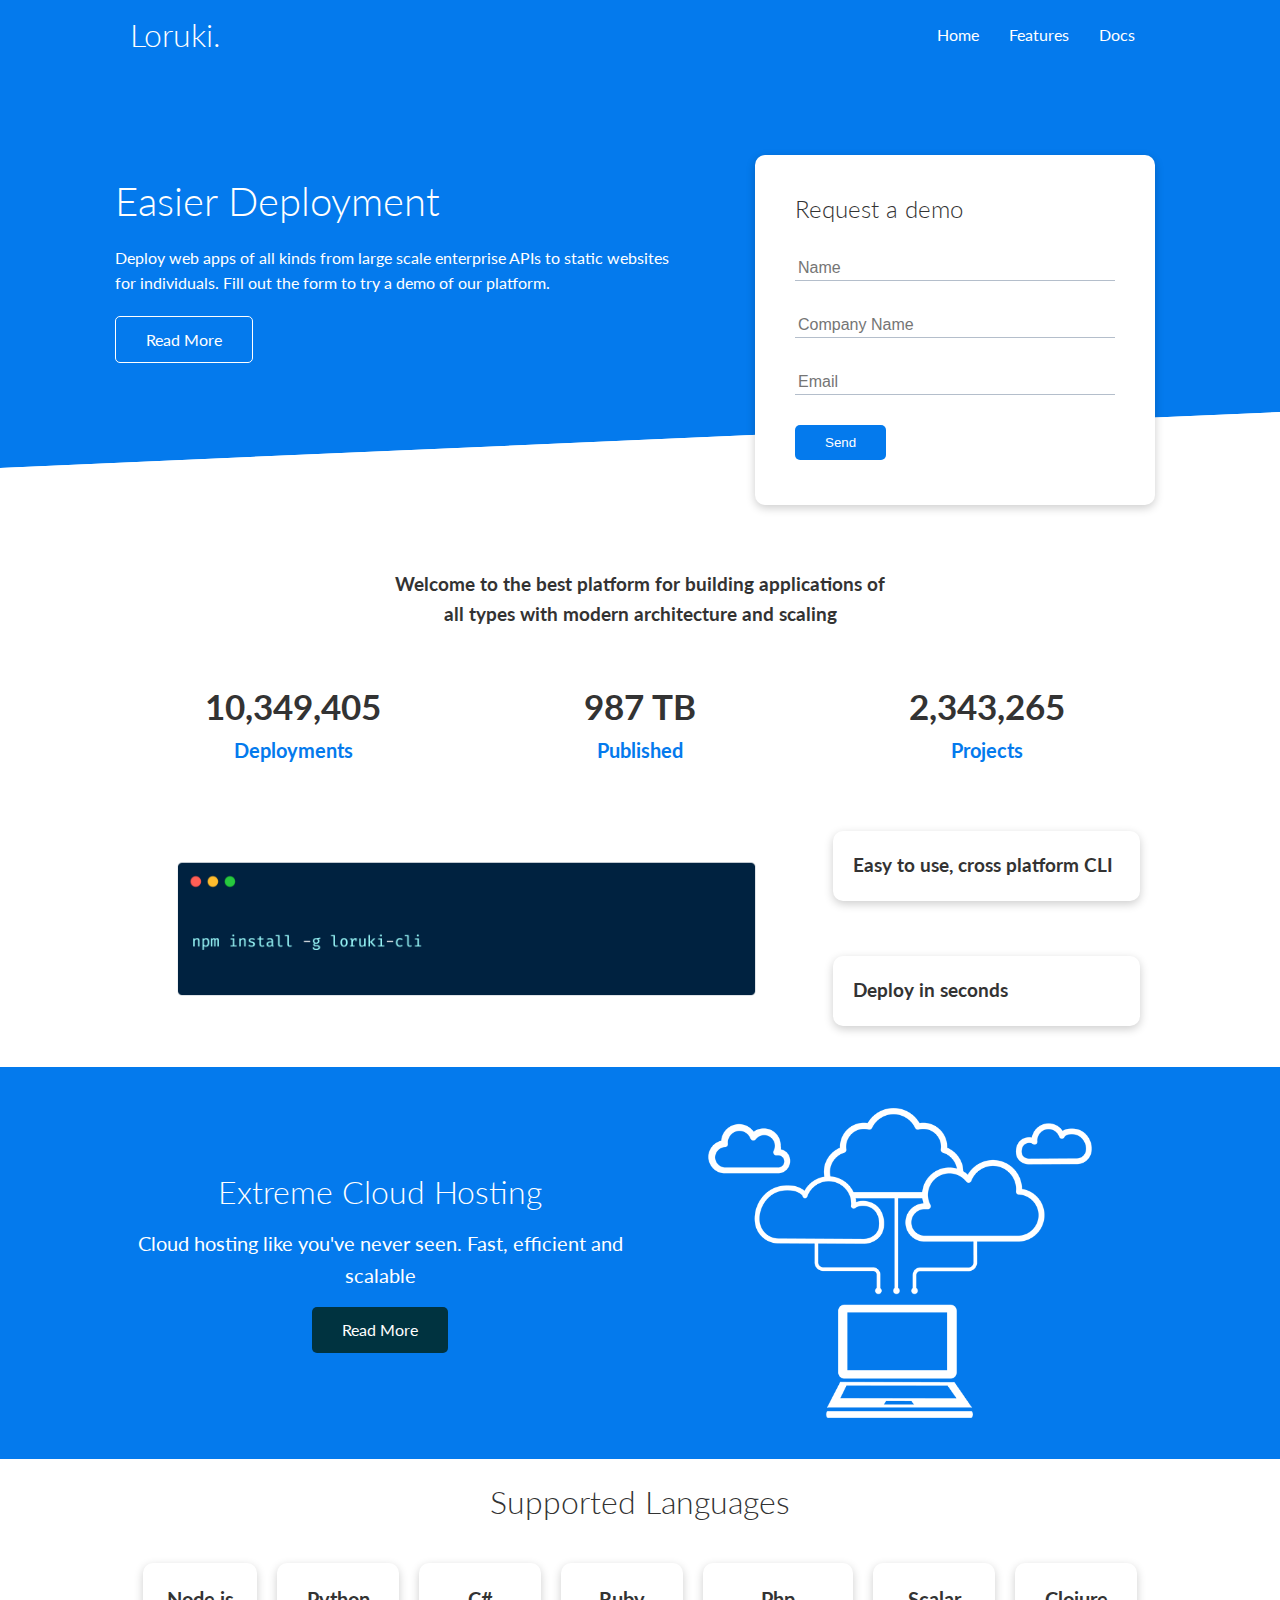
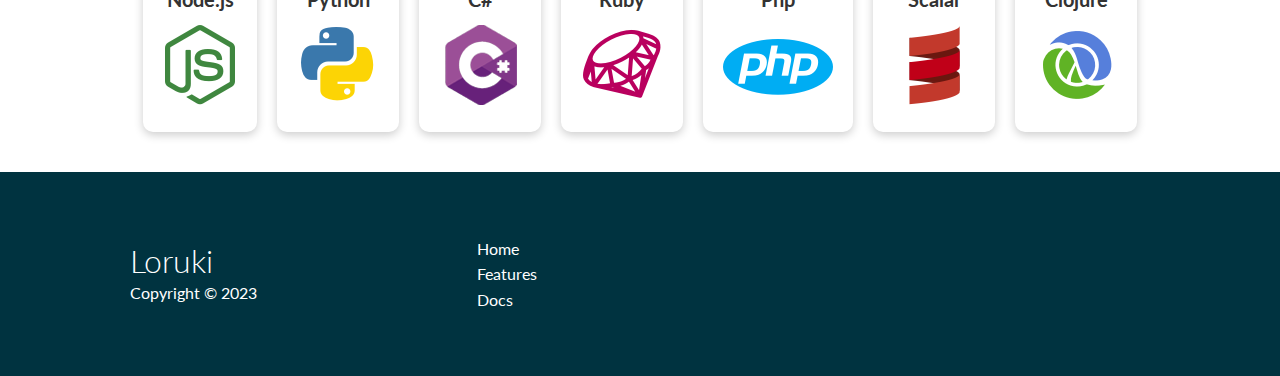
<file: index.html>
<!DOCTYPE html>
<html lang="en">
  <head>
    <meta charset="UTF-8" />
    <meta http-equiv="X-UA-Compatible" content="IE=edge" />
    <meta name="viewport" content="width=device-width, initial-scale=1.0" />
    <link
      rel="stylesheet"
      href="https://cdnjs.cloudflare.com/ajax/libs/font-awesome/6.4.0/css/all.min.css"
      integrity="sha512-iecdLmaskl7CVkqkXNQ/ZH/XLlvWZOJyj7Yy7tcenmpD1ypASozpmT/E0iPtmFIB46ZmdtAc9eNBvH0H/ZpiBw=="
      crossorigin="anonymous"
      referrerpolicy="no-referrer"
    />
    <link rel="stylesheet" href="css\utilities.css" />
    <link rel="stylesheet" href="css\style.css" />
    <title>Loruki | Cloud Hosting For Everyone</title>
  </head>
  <body>
    
    <!-- Navbar -->
    <div class="navbar">
      <div class="container flex">
        <h1 class="logo">Loruki.</h1>
        <nav>
          <ul>
            <li><a href="index.html">Home</a></li>
            <li><a href="features.html">Features</a></li>
            <li><a href="docs.html">Docs</a></li>
          </ul>
        </nav>
      </div>
    </div>

    <!---Showcase-->
    <section class="showcase">
      <div class="container grid">
        <div class="showcase-text">
          <h1>Easier Deployment</h1>
          <p>
            Deploy web apps of all kinds from large scale enterprise APIs to
            static websites for individuals. Fill out the form to try a demo of
            our platform.
          </p>
          <a href="features.html" class="btn btn-outline"> Read More</a>
        </div>
        <div class="showcase-form card">
          <h2>Request a demo</h2>
          <form>
            <div class="form-control">
              <input type="text" name="name" placeholder="Name" required />
            </div>
            <div class="form-control">
              <input
                type="text"
                name="company"
                placeholder="Company Name"
                required
              />
            </div>
            <div class="form-control">
              <input type="text" name="email" placeholder="Email" required />
            </div>
            <input type="submit" value="Send" class="btn btn-primary" />
          </form>
        </div>
      </div>
    </section>
    <!--Stats-->
    <section class="stats">
      <div class="container">
        <h3 class="stats-heading text-center my-1">
          Welcome to the best platform for building applications of all types
          with modern architecture and scaling
        </h3>

        <div class="grid grid-3 text-center my-4">
          <div>
            <i class="fas fa-server fa-3x"></i>
            <h3>10,349,405</h3>
            <p class="text-secondary">Deployments</p>
          </div>
          <div>
            <i class="fas fa-upload fa-3x"></i>
            <h3>987 TB</h3>
            <p class="text-secondary">Published</p>
          </div>
          <div>
            <i class="fas fa-project-diagram fa-3x"></i>
            <h3>2,343,265</h3>
            <p class="text-secondary">Projects</p>
          </div>
        </div>
      </div>
    </section>

    <!-- Cli -->
    <section class="cli">
      <div class="container grid">
        <img src="images/cli.png" alt="" />
        <div class="card">
          <h3>Easy to use, cross platform CLI</h3>
        </div>
        <div class="card">
          <h3>Deploy in seconds</h3>
        </div>
      </div>
    </section>

    <!-- Cloud -->
<section class="cloud bg-primary my-2 py-2">
  <div class="container grid">
    <div class="text-center">
      <h2 class="lg">Extreme Cloud Hosting</h2>
      <p class="lead my-1">Cloud hosting like you've never seen.
        Fast, efficient and scalable
      </p>
      <a href="features.html" class="btn btn-dark">Read More</a>
    </div>
    <img src="images/cloud.png" alt="" >
  </div>
</section>

<!-- Languages -->
<section class="languages">
  <h2 class="md text-center my-2">Supported Languages</h2>
   <div class="container flex">
    <div class="card">
      <h4>Node.js</h4>
      <img src="images/logos/node.png" alt="">
    </div>

    <div class="card">
      <h4>Python</h4>
      <img src="images/logos/python.png" alt="">
    </div>

    <div class="card">
      <h4>C#</h4>
      <img src="images/logos/csharp.png" alt="">
    </div>

    <div class="card">
      <h4>Ruby</h4>
      <img src="images/logos/ruby.png" alt="">
    </div>

    <div class="card">
      <h4>Php</h4>
      <img src="images/logos/php.png" alt="">
    </div>

    <div class="card">
      <h4>Scalar</h4>
      <img src="images/logos/scala.png" alt="">
    </div>

    <div class="card">
      <h4>Clojure</h4>
      <img src="images/logos/clojure.png" alt="">
    </div>
   </div>
</section>

<!-- Footer -->
<footer class="footer bg-dark py-5">
  <div class="container grid grid-3">
    <div>
      <h1>Loruki</h1>
      <p>Copyright &copy; 2023</p>
    </div>
    <nav>
      <ul>
        <li><a href="index.html">Home</a></li>
        <li><a href="features.html">Features</a></li>
        <li><a href="docs.html">Docs</a></li>
      </ul>
    </nav>
    <div class="social">
      <a href="#"><i class="fab fa-github fa-2x"></i></a>
      <a href="#"><i class="fab fa-facebook fa-2x"></i></a>
      <a href="#"><i class="fab fa-instagram fa-2x"></i></a>
      <a href="#"><i class="fab fa-twitter fa-2x"></i></a>
    </div>
  </div>
</footer>
  </body>
</html>
</file>
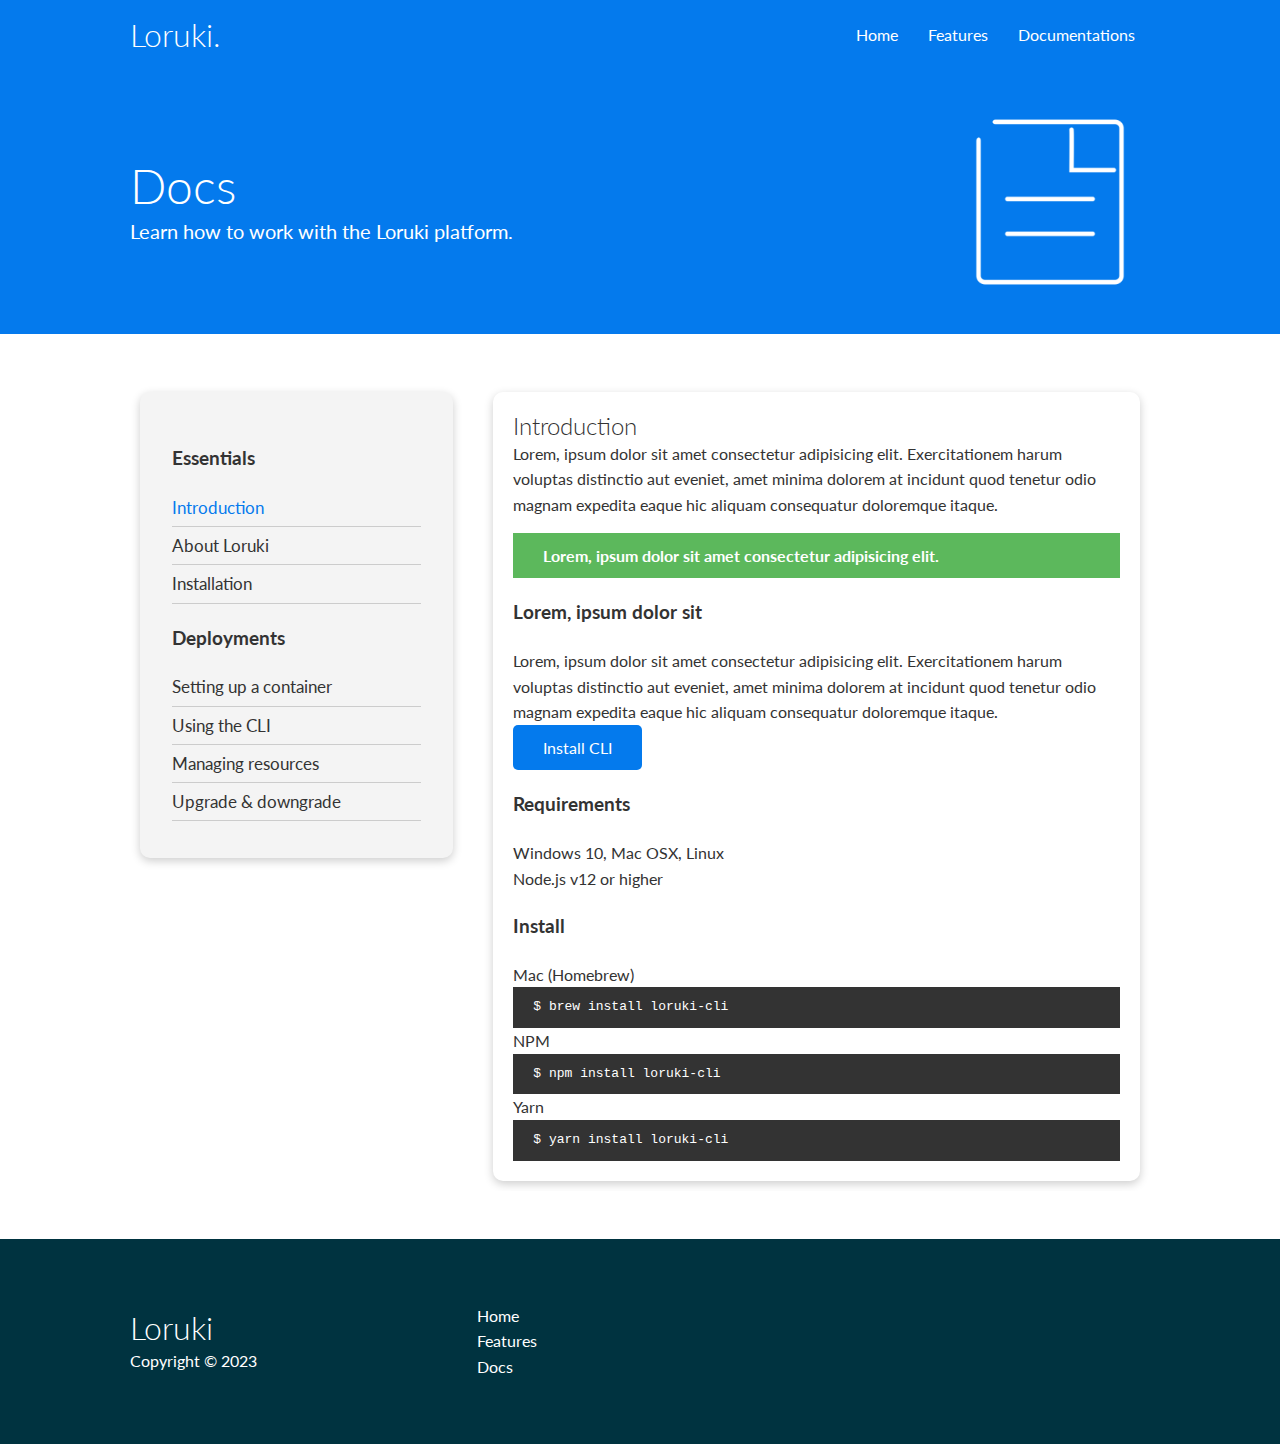
<file: docs.html>
<!DOCTYPE html>
<html lang="en">
  <head>
    <meta charset="UTF-8" />
    <meta http-equiv="X-UA-Compatible" content="IE=edge" />
    <meta name="viewport" content="width=device-width, initial-scale=1.0" />
    <link
      rel="stylesheet"
      href="https://cdnjs.cloudflare.com/ajax/libs/font-awesome/6.4.0/css/all.min.css"
      integrity="sha512-iecdLmaskl7CVkqkXNQ/ZH/XLlvWZOJyj7Yy7tcenmpD1ypASozpmT/E0iPtmFIB46ZmdtAc9eNBvH0H/ZpiBw=="
      crossorigin="anonymous"
      referrerpolicy="no-referrer"
    />
    <link rel="stylesheet" href="css\utilities.css" />
    <link rel="stylesheet" href="css\style.css" />
    <title>Loruki | Cloud Hosting For Everyone</title>
  </head>
  <body>
    <!-- Navbar -->
    <div class="navbar">
      <div class="container flex">
        <h1 class="logo">Loruki.</h1>
        <nav>
          <ul>
            <li><a href="index.html">Home</a></li>
            <li><a href="features.html">Features</a></li>
            <li><a href="docs.html">Documentations</a></li>
          </ul>
        </nav>
      </div>
    </div>

    <!-- Head -->
    <section class="docs-head bg-primary py-3">
      <div class="container grid">
        <div>
          <h1 class="xl">Docs</h1>
          <p class="lead">Learn how to work with the Loruki platform.</p>
        </div>
        <img src="images/docs.png" alt="server" />
      </div>
    </section>

    <!-- Docs main -->
    <section class="docs-main my-4">
      <div class="container grid">
        <div class="card bg-light p-3">
          <h3 class="my-2">Essentials</h3>
          <nav>
            <ul>
              <li><a class="text-primary" href="#">Introduction</a></li>
              <li><a href="#">About Loruki</a></li>
              <li><a href="#">Installation</a></li>
            </ul>
          </nav>

          <h3 class="my-2">Deployments</h3>
          <nav>
            <ul>
              <li><a href="#">Setting up a container</a></li>
              <li><a href="#">Using the CLI</a></li>
              <li><a href="#">Managing resources</a></li>
              <li><a href="#">Upgrade & downgrade</a></li>
            </ul>
          </nav>
        </div>
        <div class="card">
          <h2>Introduction</h2>
          <p>
            Lorem, ipsum dolor sit amet consectetur adipisicing elit.
            Exercitationem harum voluptas distinctio aut eveniet, amet minima
            dolorem at incidunt quod tenetur odio magnam expedita eaque hic
            aliquam consequatur doloremque itaque.
          </p>
          <div class="alert alert-success">
            <i class="fas fa-info"></i>
            Lorem, ipsum dolor sit amet consectetur adipisicing elit.
          </div>
          <h3>Lorem, ipsum dolor sit</h3>
          <p>
            Lorem, ipsum dolor sit amet consectetur adipisicing elit.
            Exercitationem harum voluptas distinctio aut eveniet, amet minima
            dolorem at incidunt quod tenetur odio magnam expedita eaque hic
            aliquam consequatur doloremque itaque.
          </p>
          <a href="#" class="btn btn-primary">Install CLI</a>

          <h3>Requirements</h3>
          <ul>
            <li>Windows 10, Mac OSX, Linux  </li>
            <li>Node.js v12 or higher</li>
          </ul>

          <h3>Install</h3>
          <p>Mac (Homebrew)</p>
          <pre><code>$ brew install loruki-cli</code></pre>

          <p>NPM</p>
          <pre><code>$ npm install loruki-cli</code></pre>

          <p>Yarn</p>
          <pre><code>$ yarn install loruki-cli</code></pre>







        </div>
      </div>
    </section>

    <!-- Footer -->
    <footer class="footer bg-dark py-5">
      <div class="container grid grid-3">
        <div>
          <h1>Loruki</h1>
          <p>Copyright &copy; 2023</p>
        </div>
        <nav>
          <ul>
            <li><a href="index.html">Home</a></li>
            <li><a href="features.html">Features</a></li>
            <li><a href="docs.html">Docs</a></li>
          </ul>
        </nav>
        <div class="social">
          <a href="#"><i class="fab fa-github fa-2x"></i></a>
          <a href="#"><i class="fab fa-facebook fa-2x"></i></a>
          <a href="#"><i class="fab fa-instagram fa-2x"></i></a>
          <a href="#"><i class="fab fa-twitter fa-2x"></i></a>
        </div>
      </div>
    </footer>
  </body>
</html>
</file>
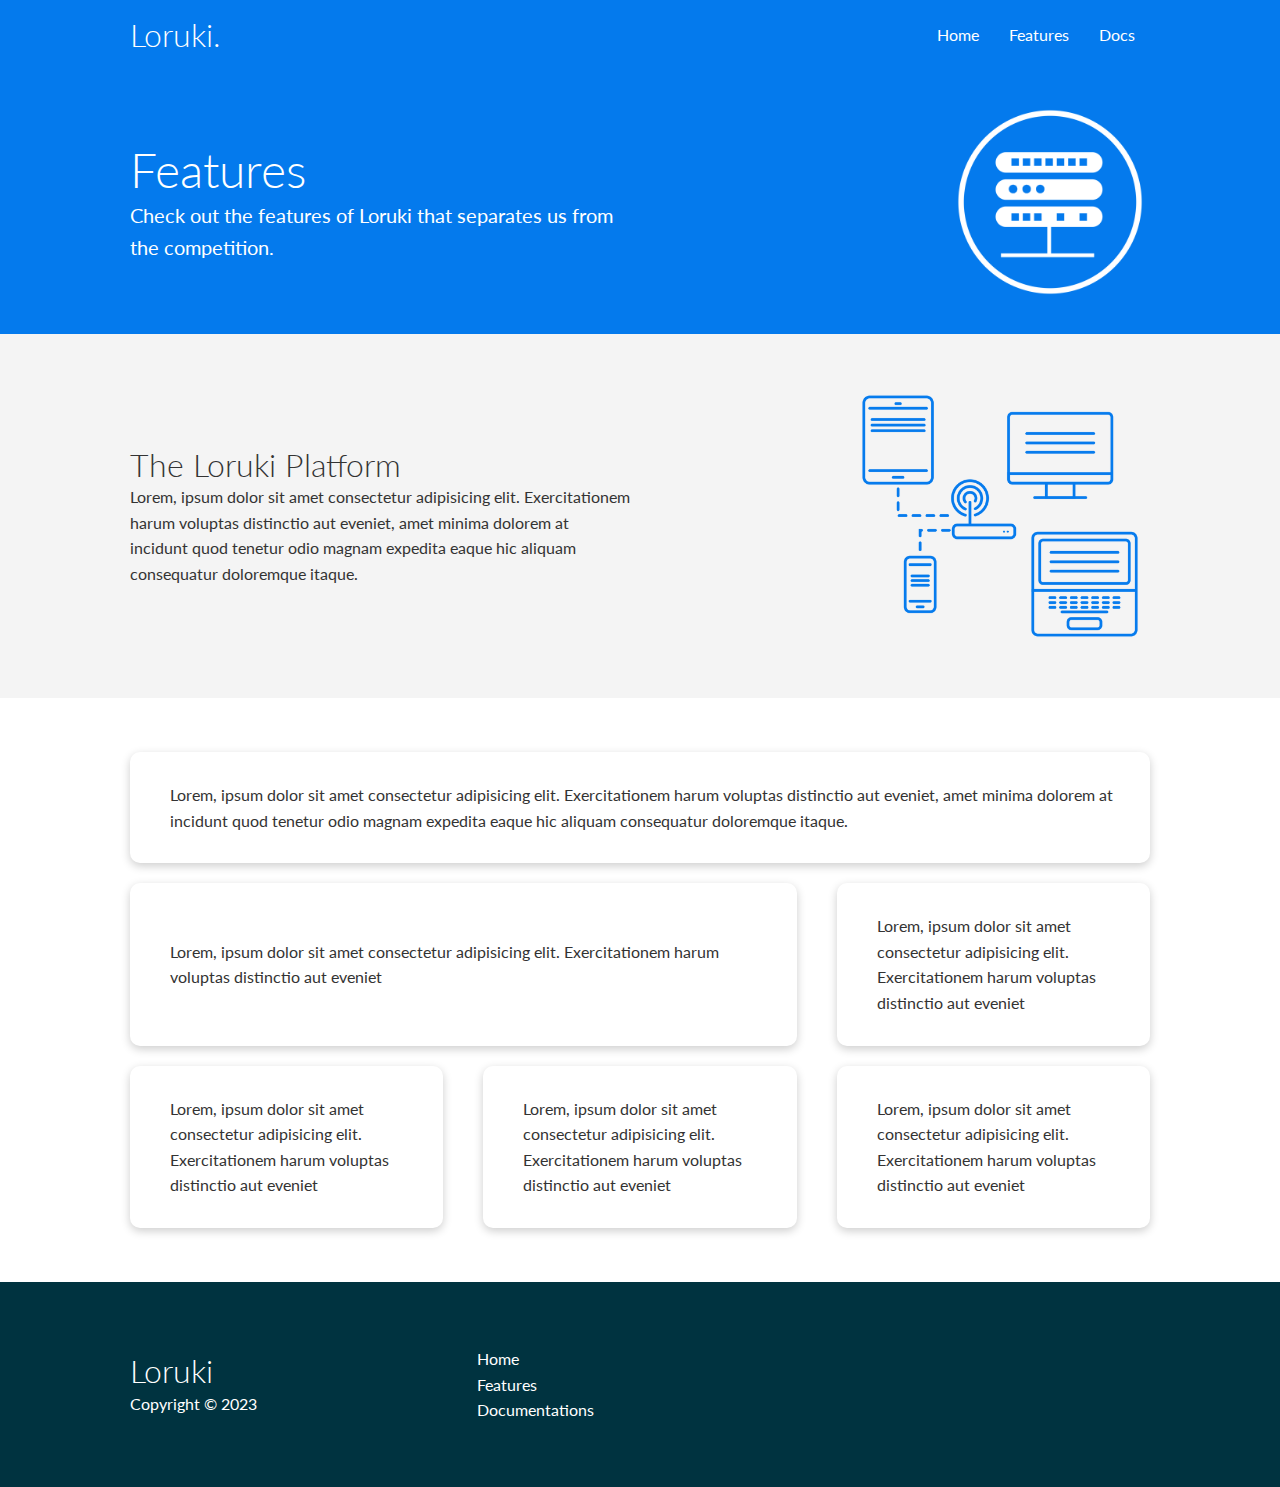
<file: features.html>
<!DOCTYPE html>
<html lang="en">
  <head>
    <meta charset="UTF-8" />
    <meta http-equiv="X-UA-Compatible" content="IE=edge" />
    <meta name="viewport" content="width=device-width, initial-scale=1.0" />
    <link
      rel="stylesheet"
      href="https://cdnjs.cloudflare.com/ajax/libs/font-awesome/6.4.0/css/all.min.css"
      integrity="sha512-iecdLmaskl7CVkqkXNQ/ZH/XLlvWZOJyj7Yy7tcenmpD1ypASozpmT/E0iPtmFIB46ZmdtAc9eNBvH0H/ZpiBw=="
      crossorigin="anonymous"
      referrerpolicy="no-referrer"
    />
    <link rel="stylesheet" href="css\utilities.css" />
    <link rel="stylesheet" href="css\style.css" />
    <title>Loruki | Cloud Hosting For Everyone</title>
  </head>
  <body>
    <!-- Navbar -->
    <div class="navbar">
      <div class="container flex">
        <h1 class="logo">Loruki.</h1>
        <nav>
          <ul>
            <li><a href="index.html">Home</a></li>
            <li><a href="features.html">Features</a></li>
            <li><a href="docs.html">Docs</a></li>
          </ul>
        </nav>
      </div>
    </div>

    <!-- Head -->
    <section class="features-head bg-primary py-3">
      <div class="container grid">
        <div>
          <h1 class="xl">Features</h1>
          <p class="lead">
            Check out the features of Loruki that separates us from the
            competition.
          </p>
        </div>
        <img src="images/server.png" alt="server" />
      </div>
    </section>

    <!-- Sub head -->
    <section class="features-sub-head bg-light py-3">
      <div class="container grid">
        <div>
          <h1 class="md">The Loruki Platform</h1>
          <p>
            Lorem, ipsum dolor sit amet consectetur adipisicing elit.
            Exercitationem harum voluptas distinctio aut eveniet, amet minima
            dolorem at incidunt quod tenetur odio magnam expedita eaque hic
            aliquam consequatur doloremque itaque.
          </p>
        </div>
        <img src="images/server2.png" alt="server2" />
      </div>
    </section>
    <section class="features-main my-2">
      <div class="container grid grid-3">
        <div class="card flex">
          <i class="fas fa-server fa-3x"></i>
          <p>
            Lorem, ipsum dolor sit amet consectetur adipisicing elit.
            Exercitationem harum voluptas distinctio aut eveniet, amet minima
            dolorem at incidunt quod tenetur odio magnam expedita eaque hic
            aliquam consequatur doloremque itaque.
          </p>
        </div>
        <div class="card flex">
          <i class="fas fa-network-wired fa-3x"></i>
          <p>
            Lorem, ipsum dolor sit amet consectetur adipisicing elit.
            Exercitationem harum voluptas distinctio aut eveniet
          </p>
        </div>
        <div class="card flex">
          <i class="fas fa-laptop-code fa-3x"></i>
          <p>
            Lorem, ipsum dolor sit amet consectetur adipisicing elit.
            Exercitationem harum voluptas distinctio aut eveniet
          </p>
        </div>
        <div class="card flex">
          <i class="fas fa-database fa-3x"></i>
          <p>
            Lorem, ipsum dolor sit amet consectetur adipisicing elit.
            Exercitationem harum voluptas distinctio aut eveniet
          </p>
        </div>
        <div class="card flex">
          <i class="fas fa-power-off fa-3x"></i>
          <p>
            Lorem, ipsum dolor sit amet consectetur adipisicing elit.
            Exercitationem harum voluptas distinctio aut eveniet
          </p>
        </div>
        <div class="card flex">
          <i class="fas fa-upload fa-3x"></i>
          <p>
            Lorem, ipsum dolor sit amet consectetur adipisicing elit.
            Exercitationem harum voluptas distinctio aut eveniet
          </p>
        </div>
      </div>
    </section>
    <!-- Footer -->
    <footer class="footer bg-dark py-5">
      <div class="container grid grid-3">
        <div>
          <h1>Loruki</h1>
          <p>Copyright &copy; 2023</p>
        </div>
        <nav>
          <ul>
            <li><a href="index.html">Home</a></li>
            <li><a href="features.html">Features</a></li>
            <li><a href="docs.html">Documentations</a></li>
          </ul>
        </nav>
        <div class="social">
          <a href="#"><i class="fab fa-github fa-2x"></i></a>
          <a href="#"><i class="fab fa-facebook fa-2x"></i></a>
          <a href="#"><i class="fab fa-instagram fa-2x"></i></a>
          <a href="#"><i class="fab fa-twitter fa-2x"></i></a>
        </div>
      </div>
    </footer>
  </body>
</html>
</file>
